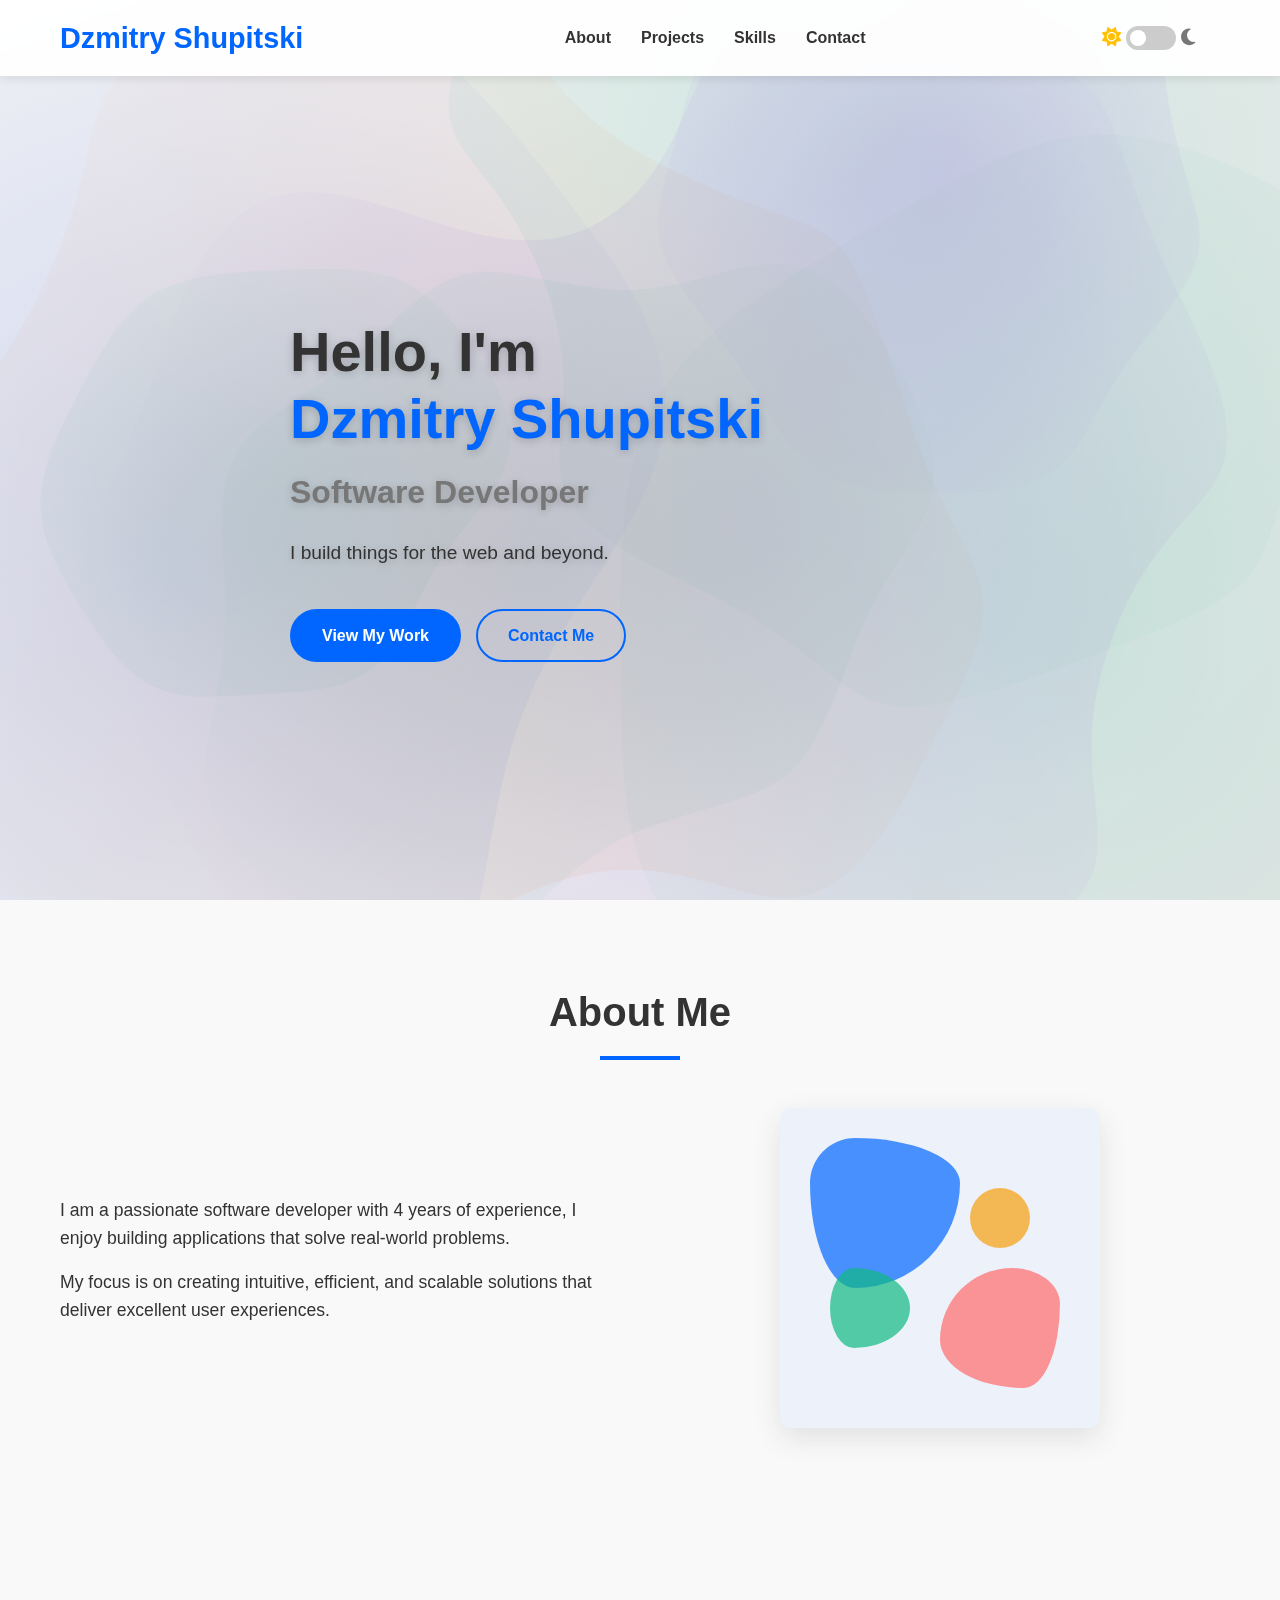
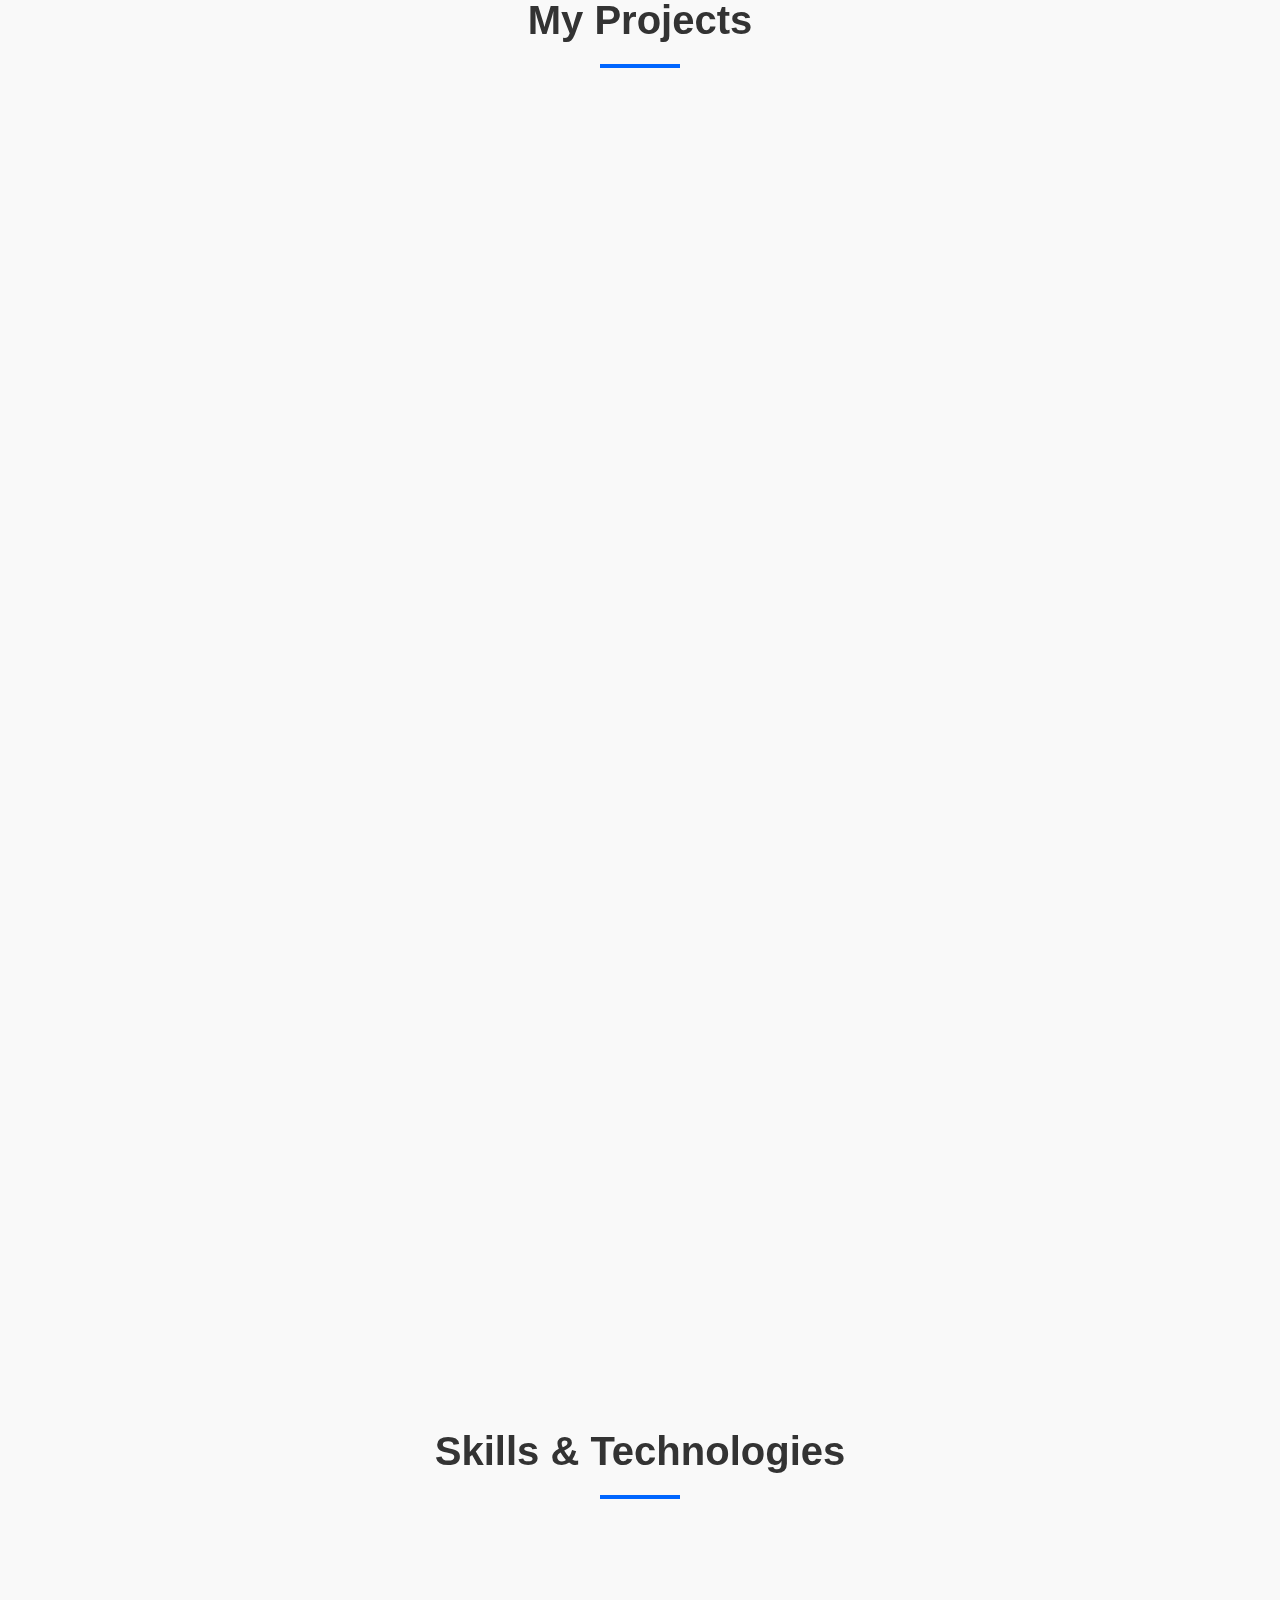
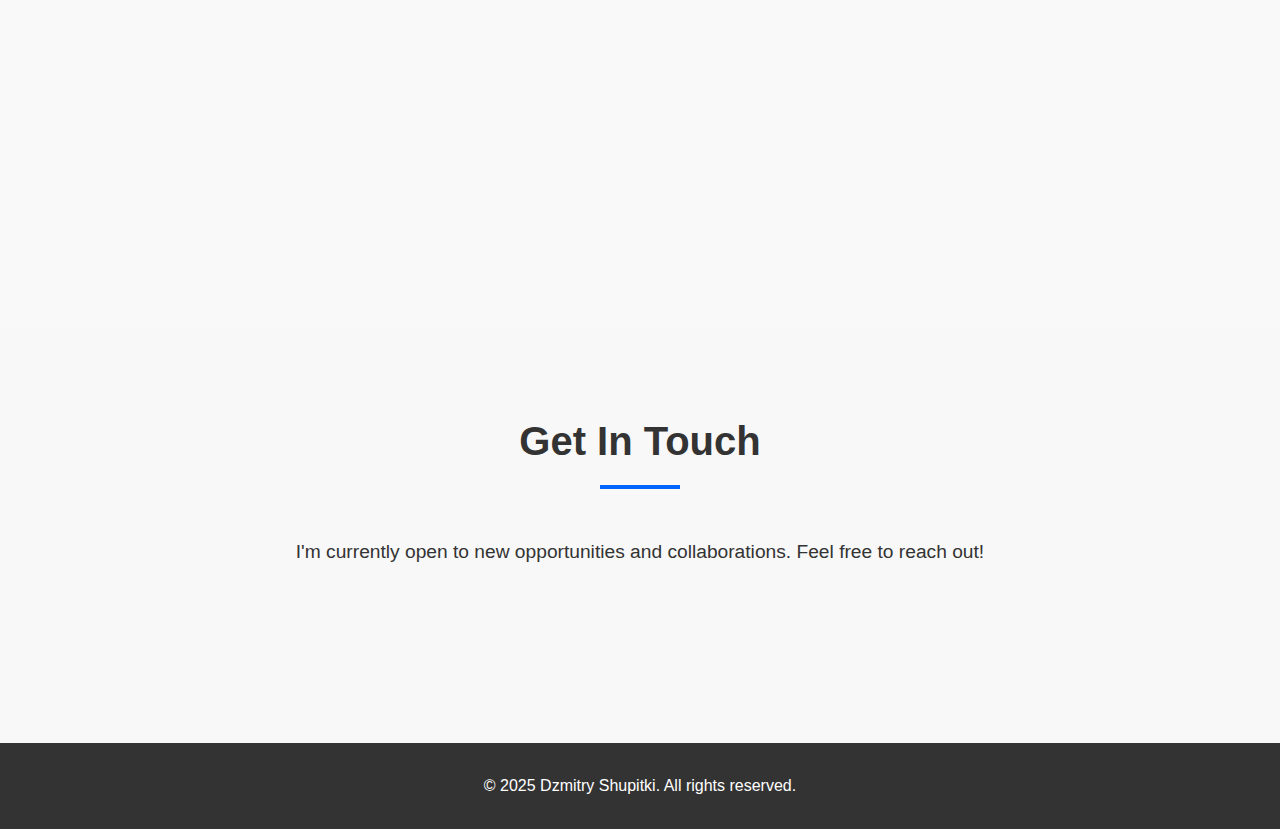
<file: index.html>
<!DOCTYPE html>
<html lang="en">
<head>
    <meta charset="UTF-8">
    <meta name="viewport" content="width=device-width, initial-scale=1.0">
    <title>Your Name - Portfolio</title>
    <link rel="stylesheet" href="css/style.css">
    <link rel="stylesheet" href="https://cdnjs.cloudflare.com/ajax/libs/font-awesome/6.4.0/css/all.min.css">
</head>
<body>
    <header>
        <div class="container">
            <nav>
                <div class="logo">Dzmitry Shupitski</div>
                <ul class="nav-links">
                    <li><a href="#about">About</a></li>
                    <li><a href="#projects">Projects</a></li>
                    <li><a href="#skills">Skills</a></li>
                    <li><a href="#contact">Contact</a></li>
                </ul>
                <div class="theme-switch-wrapper">
                    <span class="theme-icon"><i class="fas fa-sun"></i></span>
                    <label class="theme-switch" for="checkbox">
                        <input type="checkbox" id="checkbox" />
                        <div class="slider round"></div>
                    </label>
                    <span class="theme-icon"><i class="fas fa-moon"></i></span>
                </div>
                <div class="hamburger">
                    <span></span>
                    <span></span>
                    <span></span>
                </div>
            </nav>
        </div>
    </header>

    <section id="hero">
        <div class="container">
            <div class="hero-content">
                <h1>Hello, I'm <span class="highlight">Dzmitry Shupitski</span></h1>
                <h2>Software Developer</h2>
                <p>I build things for the web and beyond.</p>
                <div class="cta-buttons">
                    <a href="#projects" class="btn primary-btn">View My Work</a>
                    <a href="#contact" class="btn secondary-btn">Contact Me</a>
                </div>
            </div>
        </div>
    </section>

    <section id="about">
        <div class="container">
            <h2 class="section-title">About Me</h2>
            <div class="about-content">
                <div class="about-text">
                    <p>
                        I am a passionate software developer with 4 years of experience, I enjoy building applications that solve real-world problems.
                    </p>
                    <p>
                        My focus is on creating intuitive, efficient, and scalable solutions that deliver excellent user experiences.
                    </p>
                </div>
                <div class="about-image">
                    <!-- Geometric design instead of a photo -->
                    <div class="geometric-avatar">
                        <div class="geo-shape shape1"></div>
                        <div class="geo-shape shape2"></div>
                        <div class="geo-shape shape3"></div>
                        <div class="geo-shape shape4"></div>
                    </div>
                </div>
            </div>
        </div>
    </section>

    <section id="projects">
        <div class="container">
            <h2 class="section-title">My Projects</h2>
            <div class="projects-container">
                <!-- Project 1: Invoice and Contract Management System -->
                <div class="project-card">
                    <div class="project-image">
                        <div class="placeholder-image"><i class="fas fa-file-invoice-dollar"></i></div>
                    </div>
                    <div class="project-info">
                        <h3>Invoice & Contract Management System</h3>
                        <p>A comprehensive system for managing invoices, contracts, clients, and payments with real-time analytics, themed UI, and responsive design.</p>
                        <div class="project-tags">
                            <span>HTML5</span>
                            <span>CSS3</span>
                            <span>JavaScript</span>
                            <span>Chart.js</span>
                        </div>
                        <div class="project-links">
                            <a href="https://github.com/UsefulViper/Invoice-Contract-Management-System" target="_blank"><i class="fab fa-github"></i> Code</a>
                            <a href="projects/invoice-system/index.html" target="_blank"><i class="fas fa-external-link-alt"></i> Live</a>
                        </div>
                    </div>
                </div>

                <!-- Project 2: Task Manager -->
                <div class="project-card">
                    <div class="project-image">
                        <div class="placeholder-image"><i class="fas fa-tasks"></i></div>
                    </div>
                    <div class="project-info">
                        <h3>Task Manager</h3>
                        <p>A drag-and-drop task management application with categories, priority levels, and persistence.</p>
                        <div class="project-tags">
                            <span>HTML5</span>
                            <span>CSS3</span>
                            <span>JavaScript</span>
                            <span>LocalStorage</span>
                        </div>
                        <div class="project-links">
                            <a href="https://github.com/UsefulViper/Task-Manager" target="_blank"><i class="fab fa-github"></i> Code</a>
                            <a href="projects/task-manager/index.html" target="_blank"><i class="fas fa-external-link-alt"></i> Live</a>
                        </div>
                    </div>
                </div>

                <!-- Project 3: Data Visualization Dashboard -->
                <div class="project-card">
                    <div class="project-image">
                        <div class="placeholder-image"><i class="fas fa-chart-line"></i></div>
                    </div>
                    <div class="project-info">
                        <h3>Interactive Data Dashboard</h3>
                        <p>An elegant dashboard that transforms complex datasets into intuitive visualizations with real-time filtering, theme switching, and responsive design.</p>
                        <div class="project-tags">
                            <span>HTML5</span>
                            <span>CSS3</span>
                            <span>JavaScript</span>
                            <span>D3.js</span>
                        </div>
                        <div class="project-links">
                            <a href="https://github.com/UsefulViper/Interactive-Data-Dashboard" target="_blank"><i class="fab fa-github"></i> Code</a>
                            <a href="projects/data-visualization/index.html" target="_blank"><i class="fas fa-external-link-alt"></i> Live</a>
                        </div>
                    </div>
                </div>
                
                <!-- Project 4: AI Image Gallery -->
                <div class="project-card">
                    <div class="project-image">
                        <div class="placeholder-image"><i class="fas fa-images"></i></div>
                    </div>
                    <div class="project-info">
                        <h3>AI-Powered Image Gallery</h3>
                        <p>A modern gallery that uses machine learning to intelligently categorize and filter images by content, color, or detected objects directly in the browser.</p>
                        <div class="project-tags">
                            <span>HTML5</span>
                            <span>CSS3</span>
                            <span>JavaScript</span>
                            <span>TensorFlow.js</span>
                        </div>
                        <div class="project-links">
                            <a href="https://github.com/UsefulViper/AI-Powered-Image-Gallery" target="_blank"><i class="fab fa-github"></i> Code</a>
                            <a href="projects/ai-gallery/index.html" target="_blank"><i class="fas fa-external-link-alt"></i> Live</a>
                        </div>
                    </div>
                </div>
                
                <!-- Project 5: Interactive Resume Builder -->
                <div class="project-card">
                    <div class="project-image">
                        <div class="placeholder-image"><i class="fas fa-file-alt"></i></div>
                    </div>
                    <div class="project-info">
                        <h3>Interactive Resume Builder</h3>
                        <p>A drag-and-drop resume creator with multiple templates, PDF export functionality, and ATS optimization features.</p>
                        <div class="project-tags">
                            <span>HTML5</span>
                            <span>CSS3</span>
                            <span>JavaScript</span>
                            <span>PDF.js</span>
                        </div>
                        <div class="project-links">
                            <a href="https://github.com/UsefulViper/Interactive-Resume-Builder" target="_blank"><i class="fab fa-github"></i> Code</a>
                            <a href="projects/resume-builder/index.html" target="_blank"><i class="fas fa-external-link-alt"></i> Live</a>
                        </div>
                    </div>
                </div>
                
                <!-- Project 6: E-commerce Product Showcase -->
                <div class="project-card">
                    <div class="project-image">
                        <div class="placeholder-image"><i class="fas fa-comments"></i></div>
                    </div>
                    <div class="project-info">
                        <h3>Real-time Chat Application</h3>
                        <p>A responsive chat application with real-time messaging, user presence indicators, and multiple channels.</p>
                        <div class="project-tags">
                            <span>HTML5</span>
                            <span>CSS3</span>
                            <span>JavaScript</span>
                            <span>WebSockets</span>
                        </div>
                        <div class="project-links">
                            <a href="https://github.com/UsefulViper/Real-time-Chat-Application" target="_blank"><i class="fab fa-github"></i> Code</a>
                            <a href="projects/chat-app/index.html" target="_blank"><i class="fas fa-external-link-alt"></i> Live</a>
                        </div>
                    </div>
                </div>
            </div>
        </div>
    </section>

    <section id="skills">
        <div class="container">
            <h2 class="section-title">Skills & Technologies</h2>
            <div class="skills-container">
                <div class="skill-category">
                    <h3>Languages</h3>
                    <ul class="skill-list">
                        <li>JavaScript</li>
                        <li>HTML5</li>
                        <li>CSS3</li>
                        <li>Python</li>
                        <!-- Add more skills as needed -->
                    </ul>
                </div>
                <div class="skill-category">
                    <h3>Frameworks & Libraries</h3>
                    <ul class="skill-list">
                        <li>React</li>
                        <li>Node.js</li>
                        <li>Express</li>
                        <li>Django</li>
                        <!-- Add more skills as needed -->
                    </ul>
                </div>
                <div class="skill-category">
                    <h3>Tools & Platforms</h3>
                    <ul class="skill-list">
                        <li>Git</li>
                        <li>GitHub</li>
                        <li>VS Code</li>
                        <li>AWS</li>
                        <!-- Add more skills as needed -->
                    </ul>
                </div>
            </div>
        </div>
    </section>

    <section id="contact">
        <div class="container">
            <h2 class="section-title">Get In Touch</h2>
            <div class="contact-content">
                <p>I'm currently open to new opportunities and collaborations. Feel free to reach out!</p>
                <div class="contact-links">
                    <a href="mailto:dmshupitski@gmail.com" class="contact-item">
                        <i class="fas fa-envelope"></i>
                        Email Me
                    </a>
                    
                    <a href="https://github.com/usefulviper" target="_blank" class="contact-item">
                        <i class="fab fa-github"></i>
                        GitHub
                    </a>
                    <a href="https://linkedin.com/in/usefulviper" target="_blank" class="contact-item">
                        <i class="fab fa-linkedin"></i>
                        LinkedIn
                    </a>
                    <a href="https://twitter.com/usefulviper" target="_blank" class="contact-item">
                        <i class="fab fa-twitter"></i>
                        Twitter
                    </a>
                </div>
            </div>
        </div>
    </section>

    <footer>
        <div class="container">
            <p>&copy; 2025 Dzmitry Shupitki. All rights reserved.</p>
        </div>
    </footer>

    <script src="js/script.js"></script>
    <script src="js/background.js"></script>
</body>
</html>
</file>
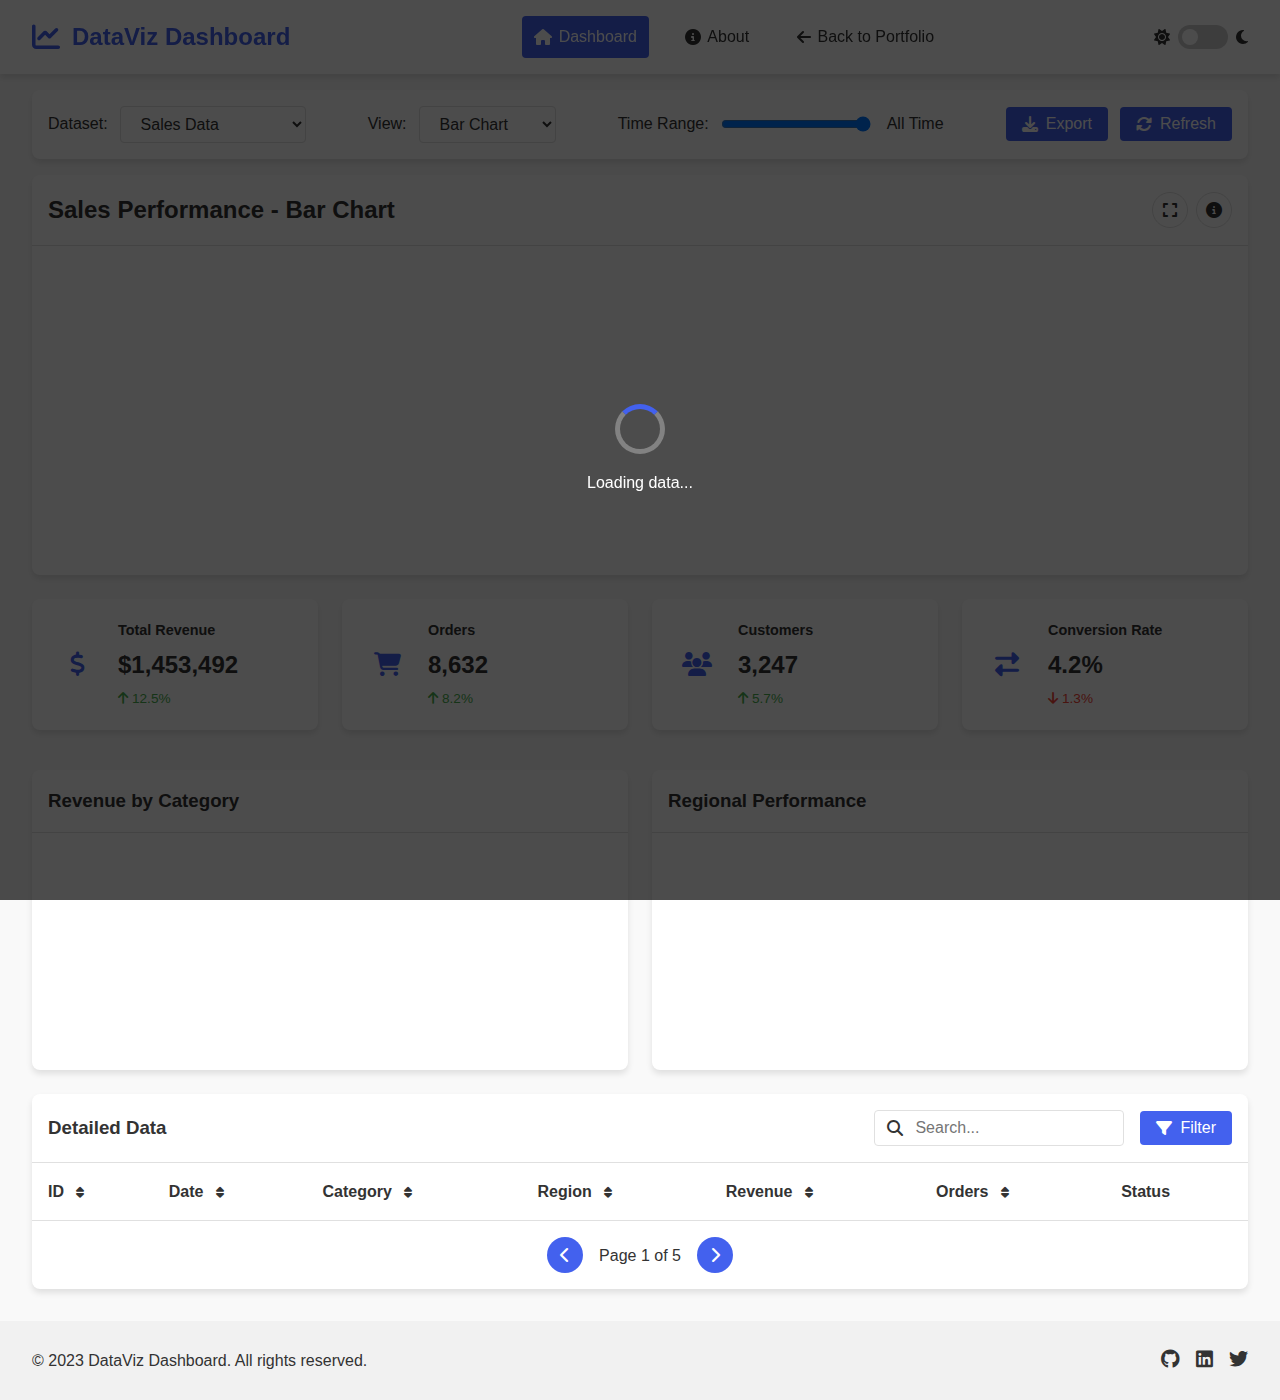
<file: projects/data-visualization/index.html>
<!DOCTYPE html>
<html lang="en">
<head>
    <meta charset="UTF-8">
    <meta name="viewport" content="width=device-width, initial-scale=1.0">
    <title>Interactive Data Dashboard</title>
    <link rel="stylesheet" href="css/styles.css">
    <link rel="stylesheet" href="https://cdnjs.cloudflare.com/ajax/libs/font-awesome/6.4.0/css/all.min.css">
    <script src="https://d3js.org/d3.v7.min.js"></script>
</head>
<body>
    <div class="dashboard">
        <header>
            <div class="logo">
                <i class="fas fa-chart-line"></i>
                <h1>DataViz Dashboard</h1>
            </div>
            <nav>
                <ul>
                    <li class="active"><a href="#"><i class="fas fa-home"></i> Dashboard</a></li>
                    <li><a href="#"><i class="fas fa-info-circle"></i> About</a></li>
                    <li><a href="../../index.html"><i class="fas fa-arrow-left"></i> Back to Portfolio</a></li>
                </ul>
            </nav>
            <div class="theme-toggle">
                <i class="fas fa-sun"></i>
                <label class="switch">
                    <input type="checkbox" id="theme-switch">
                    <span class="slider round"></span>
                </label>
                <i class="fas fa-moon"></i>
            </div>
        </header>

        <div class="controls">
            <div class="control-group">
                <label for="dataset-select">Dataset:</label>
                <select id="dataset-select">
                    <option value="sales">Sales Data</option>
                    <option value="population">Population Growth</option>
                    <option value="climate">Climate Change</option>
                </select>
            </div>
            <div class="control-group">
                <label for="view-select">View:</label>
                <select id="view-select">
                    <option value="bar">Bar Chart</option>
                    <option value="line">Line Chart</option>
                    <option value="pie">Pie Chart</option>
                    <option value="scatter">Scatter Plot</option>
                </select>
            </div>
            <div class="control-group">
                <label for="time-range">Time Range:</label>
                <div class="range-slider">
                    <input type="range" id="time-range" min="0" max="100" value="100">
                    <span id="time-value">All Time</span>
                </div>
            </div>
            <div class="control-group">
                <button id="download-btn"><i class="fas fa-download"></i> Export</button>
                <button id="refresh-btn"><i class="fas fa-sync-alt"></i> Refresh</button>
            </div>
        </div>

        <main class="dashboard-content">
            <div class="chart-container primary">
                <div class="chart-header">
                    <h2 id="primary-chart-title">Primary Visualization</h2>
                    <div class="chart-actions">
                        <button class="btn-icon" id="fullscreen-btn"><i class="fas fa-expand"></i></button>
                        <button class="btn-icon" id="info-btn"><i class="fas fa-info-circle"></i></button>
                    </div>
                </div>
                <div id="primary-chart" class="chart"></div>
            </div>

            <div class="metrics-container">
                <div class="metric-card">
                    <div class="metric-icon"><i class="fas fa-dollar-sign"></i></div>
                    <div class="metric-info">
                        <h3>Total Revenue</h3>
                        <div class="metric-value">$<span id="total-revenue">1,453,492</span></div>
                        <div class="metric-change positive"><i class="fas fa-arrow-up"></i> 12.5%</div>
                    </div>
                </div>
                <div class="metric-card">
                    <div class="metric-icon"><i class="fas fa-shopping-cart"></i></div>
                    <div class="metric-info">
                        <h3>Orders</h3>
                        <div class="metric-value"><span id="total-orders">8,632</span></div>
                        <div class="metric-change positive"><i class="fas fa-arrow-up"></i> 8.2%</div>
                    </div>
                </div>
                <div class="metric-card">
                    <div class="metric-icon"><i class="fas fa-users"></i></div>
                    <div class="metric-info">
                        <h3>Customers</h3>
                        <div class="metric-value"><span id="total-customers">3,247</span></div>
                        <div class="metric-change positive"><i class="fas fa-arrow-up"></i> 5.7%</div>
                    </div>
                </div>
                <div class="metric-card">
                    <div class="metric-icon"><i class="fas fa-exchange-alt"></i></div>
                    <div class="metric-info">
                        <h3>Conversion Rate</h3>
                        <div class="metric-value"><span id="conversion-rate">4.2</span>%</div>
                        <div class="metric-change negative"><i class="fas fa-arrow-down"></i> 1.3%</div>
                    </div>
                </div>
            </div>

            <div class="charts-row">
                <div class="chart-container secondary">
                    <div class="chart-header">
                        <h3>Revenue by Category</h3>
                    </div>
                    <div id="category-chart" class="chart"></div>
                </div>
                <div class="chart-container secondary">
                    <div class="chart-header">
                        <h3>Regional Performance</h3>
                    </div>
                    <div id="regional-chart" class="chart"></div>
                </div>
            </div>

            <div class="data-table-container">
                <div class="table-header">
                    <h3>Detailed Data</h3>
                    <div class="table-controls">
                        <div class="search-container">
                            <input type="text" id="search-input" placeholder="Search...">
                            <i class="fas fa-search"></i>
                        </div>
                        <button id="filter-btn"><i class="fas fa-filter"></i> Filter</button>
                    </div>
                </div>
                <div class="table-responsive">
                    <table id="data-table">
                        <thead>
                            <tr>
                                <th>ID <i class="fas fa-sort"></i></th>
                                <th>Date <i class="fas fa-sort"></i></th>
                                <th>Category <i class="fas fa-sort"></i></th>
                                <th>Region <i class="fas fa-sort"></i></th>
                                <th>Revenue <i class="fas fa-sort"></i></th>
                                <th>Orders <i class="fas fa-sort"></i></th>
                                <th>Status</th>
                            </tr>
                        </thead>
                        <tbody id="table-body">
                            <!-- Table rows will be populated by JavaScript -->
                        </tbody>
                    </table>
                </div>
                <div class="pagination">
                    <button id="prev-page"><i class="fas fa-chevron-left"></i></button>
                    <span id="page-info">Page 1 of 5</span>
                    <button id="next-page"><i class="fas fa-chevron-right"></i></button>
                </div>
            </div>
        </main>

        <footer>
            <div class="footer-content">
                <p>&copy; 2023 DataViz Dashboard. All rights reserved.</p>
                <div class="social-links">
                    <a href="#"><i class="fab fa-github"></i></a>
                    <a href="#"><i class="fab fa-linkedin"></i></a>
                    <a href="#"><i class="fab fa-twitter"></i></a>
                </div>
            </div>
        </footer>
    </div>

    <div class="loading-overlay" id="loading-overlay">
        <div class="spinner"></div>
        <p>Loading data...</p>
    </div>

    <script src="js/app.js"></script>
</body>
</html>
</file>
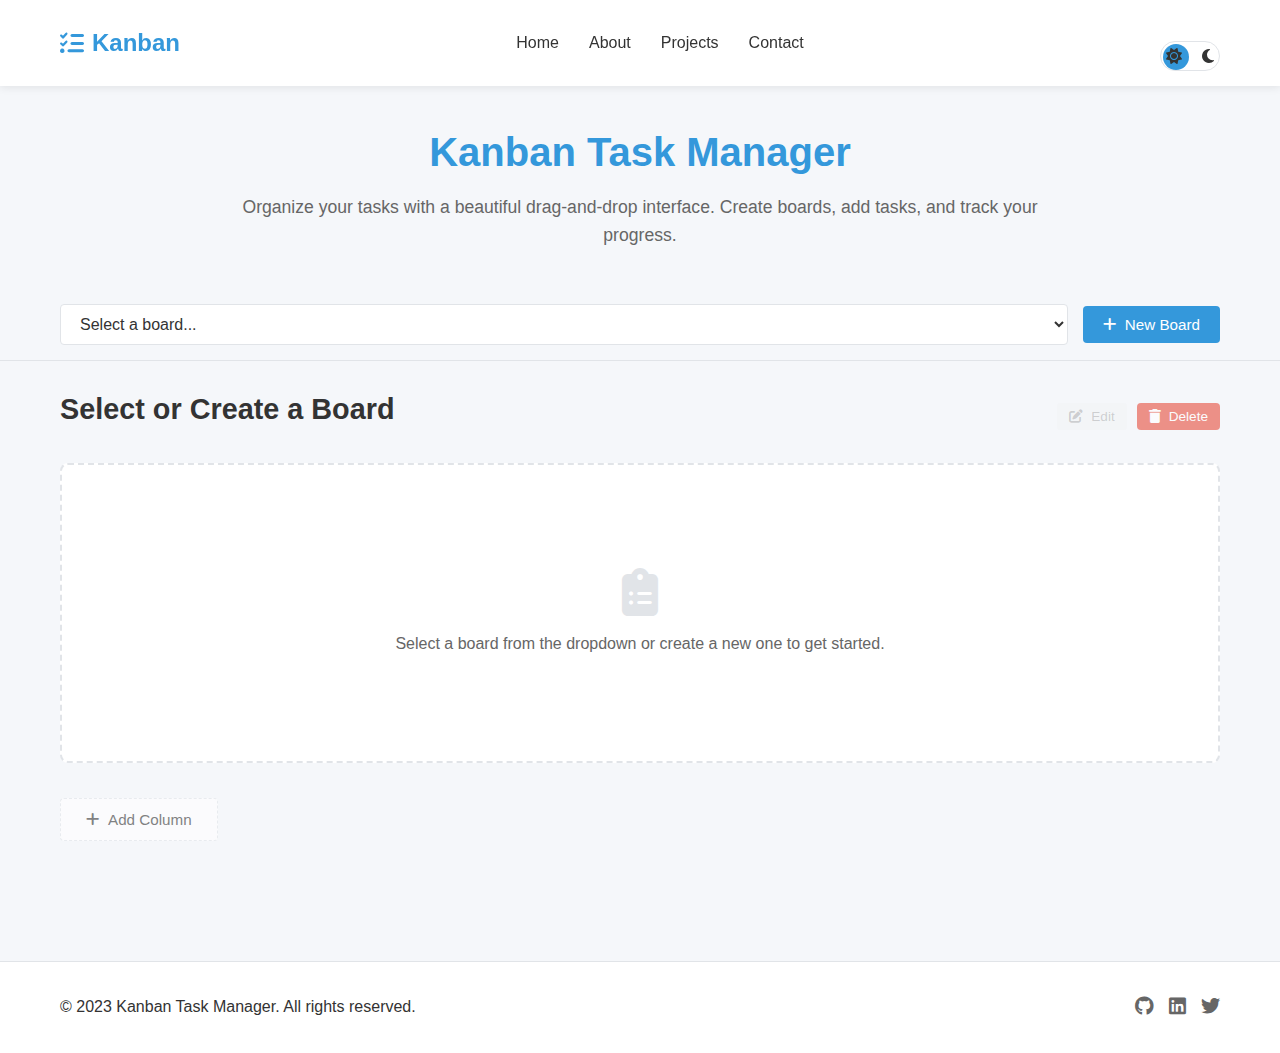
<file: projects/task-manager/index.html>
<!DOCTYPE html>
<html lang="en">
<head>
    <meta charset="UTF-8">
    <meta name="viewport" content="width=device-width, initial-scale=1.0">
    <title>Kanban Task Manager</title>
    <meta name="description" content="A beautiful and intuitive task management system with drag-and-drop interface">
    <link rel="stylesheet" href="css/style.css">
    <link rel="stylesheet" href="https://cdnjs.cloudflare.com/ajax/libs/font-awesome/6.2.1/css/all.min.css">
</head>
<body>
    <header>
        <div class="container">
            <div class="logo">
                <a href="#"><i class="fas fa-tasks"></i> Kanban</a>
            </div>
            <nav>
                <button class="mobile-menu-btn">
                    <span></span>
                    <span></span>
                    <span></span>
                </button>
                <ul class="nav-links">
                    <li><a href="../../index.html">Home</a></li>
                    <li><a href="../../index.html#about">About</a></li>
                    <li><a href="../../index.html#projects">Projects</a></li>
                    <li><a href="../../index.html#contact">Contact</a></li>
                </ul>
            </nav>
            <div class="theme-toggle">
                <input type="checkbox" id="theme-switch">
                <label for="theme-switch">
                    <i class="fas fa-sun"></i>
                    <i class="fas fa-moon"></i>
                    <span class="ball"></span>
                </label>
            </div>
        </div>
    </header>

    <main>
        <section class="intro">
            <div class="container">
                <h1>Kanban Task Manager</h1>
                <p>Organize your tasks with a beautiful drag-and-drop interface. Create boards, add tasks, and track your progress.</p>
            </div>
        </section>
        
        <section class="board-selector">
            <div class="container">
                <select id="board-select">
                    <option value="">Select a board...</option>
                </select>
                <button id="new-board-btn" class="btn primary-btn"><i class="fas fa-plus"></i> New Board</button>
            </div>
        </section>

        <section class="board" id="board-container">
            <div class="container">
                <div class="board-header">
                    <h2 id="board-title">Select or Create a Board</h2>
                    <div class="board-actions">
                        <button id="edit-board-btn" class="btn small-btn" disabled><i class="fas fa-edit"></i> Edit</button>
                        <button id="delete-board-btn" class="btn small-btn danger-btn" disabled><i class="fas fa-trash"></i> Delete</button>
                    </div>
                </div>
                
                <div id="columns-container" class="columns-container">
                    <!-- Columns will be dynamically generated here -->
                    <div class="placeholder-message">
                        <i class="fas fa-clipboard-list"></i>
                        <p>Select a board from the dropdown or create a new one to get started.</p>
                    </div>
                </div>
                
                <button id="add-column-btn" class="btn add-column-btn" disabled><i class="fas fa-plus"></i> Add Column</button>
            </div>
        </section>
    </main>
    
    <!-- Modal Templates -->
    <div class="modal" id="board-modal">
        <div class="modal-content">
            <div class="modal-header">
                <h3 id="board-modal-title">New Board</h3>
                <button class="close-modal-btn"><i class="fas fa-times"></i></button>
            </div>
            <div class="modal-body">
                <form id="board-form">
                    <div class="form-group">
                        <label for="board-name">Board Name</label>
                        <input type="text" id="board-name" placeholder="e.g., Development Project" required>
                    </div>
                    <div class="form-group">
                        <label for="board-description">Description (optional)</label>
                        <textarea id="board-description" placeholder="Describe the purpose of this board"></textarea>
                    </div>
                    <div class="form-actions">
                        <button type="button" class="btn secondary-btn cancel-btn">Cancel</button>
                        <button type="submit" class="btn primary-btn">Save Board</button>
                    </div>
                </form>
            </div>
        </div>
    </div>
    
    <div class="modal" id="column-modal">
        <div class="modal-content">
            <div class="modal-header">
                <h3 id="column-modal-title">New Column</h3>
                <button class="close-modal-btn"><i class="fas fa-times"></i></button>
            </div>
            <div class="modal-body">
                <form id="column-form">
                    <div class="form-group">
                        <label for="column-name">Column Name</label>
                        <input type="text" id="column-name" placeholder="e.g., To Do, In Progress, Done" required>
                    </div>
                    <div class="form-group">
                        <label for="column-color">Column Color</label>
                        <input type="color" id="column-color" value="#3498db">
                    </div>
                    <div class="form-actions">
                        <button type="button" class="btn secondary-btn cancel-btn">Cancel</button>
                        <button type="submit" class="btn primary-btn">Save Column</button>
                    </div>
                </form>
            </div>
        </div>
    </div>
    
    <div class="modal" id="task-modal">
        <div class="modal-content">
            <div class="modal-header">
                <h3 id="task-modal-title">New Task</h3>
                <button class="close-modal-btn"><i class="fas fa-times"></i></button>
            </div>
            <div class="modal-body">
                <form id="task-form">
                    <div class="form-group">
                        <label for="task-title">Task Title</label>
                        <input type="text" id="task-title" placeholder="e.g., Design Homepage" required>
                    </div>
                    <div class="form-group">
                        <label for="task-description">Description</label>
                        <textarea id="task-description" placeholder="Describe this task..."></textarea>
                    </div>
                    <div class="form-group">
                        <label for="task-priority">Priority</label>
                        <select id="task-priority">
                            <option value="low">Low</option>
                            <option value="medium" selected>Medium</option>
                            <option value="high">High</option>
                        </select>
                    </div>
                    <div class="form-group">
                        <label for="task-due-date">Due Date (optional)</label>
                        <input type="date" id="task-due-date">
                    </div>
                    <div class="form-actions">
                        <button type="button" class="btn secondary-btn cancel-btn">Cancel</button>
                        <button type="submit" class="btn primary-btn">Save Task</button>
                    </div>
                </form>
            </div>
        </div>
    </div>
    
    <div class="modal" id="task-view-modal">
        <div class="modal-content">
            <div class="modal-header">
                <h3 id="task-view-title">Task Title</h3>
                <button class="close-modal-btn"><i class="fas fa-times"></i></button>
            </div>
            <div class="modal-body">
                <div class="task-details">
                    <div class="task-detail-item">
                        <span class="detail-label">Status:</span>
                        <span id="task-view-status" class="task-status">To Do</span>
                    </div>
                    <div class="task-detail-item">
                        <span class="detail-label">Priority:</span>
                        <span id="task-view-priority" class="task-priority">Medium</span>
                    </div>
                    <div class="task-detail-item">
                        <span class="detail-label">Due Date:</span>
                        <span id="task-view-due-date">None</span>
                    </div>
                    <div class="task-detail-item">
                        <span class="detail-label">Created:</span>
                        <span id="task-view-created">2023-03-15</span>
                    </div>
                    <div class="task-description-box">
                        <h4>Description</h4>
                        <p id="task-view-description">No description provided.</p>
                    </div>
                </div>
                <div class="task-view-actions">
                    <button id="edit-task-btn" class="btn secondary-btn"><i class="fas fa-edit"></i> Edit</button>
                    <button id="delete-task-btn" class="btn danger-btn"><i class="fas fa-trash"></i> Delete</button>
                </div>
            </div>
        </div>
    </div>
    
    <div id="confirm-dialog" class="modal">
        <div class="modal-content confirm-content">
            <div class="modal-header">
                <h3>Confirm Action</h3>
                <button class="close-modal-btn"><i class="fas fa-times"></i></button>
            </div>
            <div class="modal-body">
                <p id="confirm-message">Are you sure you want to proceed?</p>
                <div class="form-actions">
                    <button id="cancel-confirm-btn" class="btn secondary-btn">Cancel</button>
                    <button id="confirm-action-btn" class="btn danger-btn">Confirm</button>
                </div>
            </div>
        </div>
    </div>
    
    <footer>
        <div class="container">
            <p>&copy; 2023 Kanban Task Manager. All rights reserved.</p>
            <div class="social-links">
                <a href="#" aria-label="GitHub"><i class="fab fa-github"></i></a>
                <a href="#" aria-label="LinkedIn"><i class="fab fa-linkedin"></i></a>
                <a href="#" aria-label="Twitter"><i class="fab fa-twitter"></i></a>
            </div>
        </div>
    </footer>
    
    <script src="js/app.js"></script>
</body>
</html>
</file>
<file: css/style.css>
/* Base Styles */
:root {
    /* Light theme (default) */
    --primary-color: #0066ff;
    --secondary-color: #333;
    --accent-color: #ff6b6b;
    --background-color: #f9f9f9;
    --text-color: #333;
    --light-text: #777;
    --border-color: #ddd;
    --card-bg: #ffffff;
    --header-bg: rgba(255, 255, 255, 0.95);
    --hero-bg: linear-gradient(135deg, #f0f0f0 0%, #e0e0e0 100%);
    --placeholder-bg: #e0e0e0;
    --contact-bg: #f1f1f1;
    --footer-bg: #333;
    --footer-text: #fff;
    --shadow-color: rgba(0, 0, 0, 0.1);
    --shadow-color-hover: rgba(0, 0, 0, 0.15);
    --section-bg-opacity: 0.85;
}

[data-theme="dark"] {
    --primary-color: #4d8cff;
    --secondary-color: #f1f1f1;
    --accent-color: #ff8585;
    --background-color: #1a1a1a;
    --text-color: #f1f1f1;
    --light-text: #bebebe;
    --border-color: #444;
    --card-bg: #2a2a2a;
    --header-bg: rgba(26, 26, 26, 0.95);
    --hero-bg: transparent;
    --placeholder-bg: #444;
    --contact-bg: #2a2a2a;
    --footer-bg: #111;
    --footer-text: #f1f1f1;
    --shadow-color: rgba(0, 0, 0, 0.5);
    --shadow-color-hover: rgba(0, 0, 0, 0.7);
    --section-bg-opacity: 0.75;
}

* {
    margin: 0;
    padding: 0;
    box-sizing: border-box;
}

body {
    font-family: 'Segoe UI', Tahoma, Geneva, Verdana, sans-serif;
    line-height: 1.6;
    color: var(--text-color);
    background-color: var(--background-color);
    transition: background-color 0.3s ease, color 0.3s ease;
    position: relative;
}

a {
    text-decoration: none;
    color: var(--primary-color);
    transition: color 0.3s ease;
}

a:hover {
    color: var(--accent-color);
}

ul {
    list-style: none;
}

.container {
    max-width: 1200px;
    margin: 0 auto;
    padding: 0 20px;
    position: relative;
    z-index: 1;
}

.section-title {
    text-align: center;
    font-size: 2.5rem;
    margin-bottom: 3rem;
    position: relative;
    padding-bottom: 1rem;
}

.section-title::after {
    content: '';
    position: absolute;
    bottom: 0;
    left: 50%;
    transform: translateX(-50%);
    width: 80px;
    height: 4px;
    background-color: var(--primary-color);
}

section {
    padding: 80px 0;
    position: relative;
    z-index: 1;
}

/* Add semi-transparent backgrounds to sections for better readability */
section:not(#hero)::before {
    content: '';
    position: absolute;
    top: 0;
    left: 0;
    width: 100%;
    height: 100%;
    background-color: var(--background-color);
    opacity: var(--section-bg-opacity);
    z-index: -1;
    transition: background-color 0.3s ease, opacity 0.3s ease;
}

.btn {
    display: inline-block;
    padding: 12px 30px;
    border-radius: 30px;
    font-weight: 600;
    cursor: pointer;
    transition: all 0.3s ease;
    border: 2px solid transparent;
}

.primary-btn {
    background-color: var(--primary-color);
    color: white;
}

.primary-btn:hover {
    background-color: transparent;
    border-color: var(--primary-color);
    color: var(--primary-color);
}

.secondary-btn {
    background-color: transparent;
    border-color: var(--primary-color);
    color: var(--primary-color);
}

.secondary-btn:hover {
    background-color: var(--primary-color);
    color: white;
}

/* Theme Switch */
.theme-switch-wrapper {
    display: flex;
    align-items: center;
    margin-right: 20px;
}

.theme-icon {
    margin: 0 5px;
    font-size: 1.2rem;
    color: var(--text-color);
}

.theme-switch {
    display: inline-block;
    height: 24px;
    position: relative;
    width: 50px;
}

.theme-switch input {
    display: none;
}

.slider {
    background-color: #ccc;
    bottom: 0;
    cursor: pointer;
    left: 0;
    position: absolute;
    right: 0;
    top: 0;
    transition: 0.4s;
}

.slider:before {
    background-color: white;
    bottom: 4px;
    content: "";
    height: 16px;
    left: 4px;
    position: absolute;
    transition: 0.4s;
    width: 16px;
}

input:checked + .slider {
    background-color: var(--primary-color);
}

input:checked + .slider:before {
    transform: translateX(26px);
}

.slider.round {
    border-radius: 34px;
}

.slider.round:before {
    border-radius: 50%;
}

/* Header */
header {
    position: fixed;
    width: 100%;
    top: 0;
    left: 0;
    background-color: var(--header-bg);
    box-shadow: 0 2px 10px var(--shadow-color);
    z-index: 1000;
    padding: 15px 0;
    transition: background-color 0.3s ease, box-shadow 0.3s ease;
    backdrop-filter: blur(5px);
}

nav {
    display: flex;
    justify-content: space-between;
    align-items: center;
}

.logo {
    font-size: 1.8rem;
    font-weight: 700;
    color: var(--primary-color);
}

.nav-links {
    display: flex;
}

.nav-links li {
    margin-left: 30px;
}

.nav-links a {
    color: var(--text-color);
    font-weight: 600;
}

.nav-links a:hover {
    color: var(--primary-color);
}

.hamburger {
    display: none;
    flex-direction: column;
    cursor: pointer;
}

.hamburger span {
    width: 25px;
    height: 3px;
    background-color: var(--text-color);
    margin: 3px 0;
    transition: all 0.3s ease;
}

/* Hero Section */
#hero {
    padding: 180px 0 100px;
    min-height: 100vh;
    display: flex;
    align-items: center;
    position: relative;
    overflow: hidden;
}

#hero::before {
    content: '';
    position: absolute;
    top: 0;
    left: 0;
    width: 100%;
    height: 100%;
    background: var(--hero-bg);
    opacity: 0.7;
    z-index: -1;
    transition: background 0.3s ease, opacity 0.3s ease;
}

.hero-content {
    max-width: 700px;
    position: relative;
    z-index: 2;
}

.hero-content h1 {
    font-size: 3.5rem;
    margin-bottom: 15px;
    line-height: 1.2;
    text-shadow: 0 2px 10px rgba(0, 0, 0, 0.2);
}

.hero-content h2 {
    font-size: 2rem;
    color: var(--light-text);
    margin-bottom: 20px;
    text-shadow: 0 2px 10px rgba(0, 0, 0, 0.2);
}

.hero-content p {
    font-size: 1.2rem;
    margin-bottom: 40px;
    text-shadow: 0 2px 10px rgba(0, 0, 0, 0.2);
}

.highlight {
    color: var(--primary-color);
    white-space: nowrap;
}

.cta-buttons {
    display: flex;
    gap: 15px;
}

/* About Section */
.about-content {
    display: flex;
    align-items: center;
    justify-content: space-between;
    gap: 40px;
}

.about-text {
    flex: 1;
}

.about-text p {
    margin-bottom: 1rem;
    font-size: 1.1rem;
}

.about-image {
    flex: 1;
    display: flex;
    justify-content: center;
    align-items: center;
}

/* Geometric avatar design */
.geometric-avatar {
    width: 320px;
    height: 320px;
    position: relative;
    display: flex;
    justify-content: center;
    align-items: center;
    border-radius: 10px;
    background-color: rgba(0, 102, 255, 0.05);
    box-shadow: 0 10px 30px var(--shadow-color);
    transition: transform 0.3s ease, box-shadow 0.3s ease;
    padding: 20px;
    overflow: hidden;
}

.geometric-avatar:hover {
    transform: translateY(-5px);
    box-shadow: 0 15px 40px var(--shadow-color-hover);
}

.geo-shape {
    position: absolute;
    transition: all 0.5s ease;
}

.shape1 {
    width: 150px;
    height: 150px;
    background-color: rgba(0, 102, 255, 0.7);
    border-radius: 30% 70% 70% 30% / 30% 30% 70% 70%;
    top: 30px;
    left: 30px;
    animation: morphShape1 8s infinite alternate;
}

.shape2 {
    width: 120px;
    height: 120px;
    background-color: rgba(255, 107, 107, 0.7);
    border-radius: 60% 40% 30% 70% / 60% 30% 70% 40%;
    bottom: 40px;
    right: 40px;
    animation: morphShape2 10s infinite alternate;
}

.shape3 {
    width: 80px;
    height: 80px;
    background-color: rgba(16, 185, 129, 0.7);
    border-radius: 30% 70% 70% 30% / 50% 50% 50% 50%;
    bottom: 80px;
    left: 50px;
    animation: morphShape3 9s infinite alternate;
}

.shape4 {
    width: 60px;
    height: 60px;
    background-color: rgba(245, 158, 11, 0.7);
    border-radius: 50%;
    top: 80px;
    right: 70px;
    animation: morphShape4 11s infinite alternate;
}

@keyframes morphShape1 {
    0% {
        border-radius: 30% 70% 70% 30% / 30% 30% 70% 70%;
    }
    50% {
        border-radius: 60% 40% 30% 70% / 50% 60% 40% 50%;
    }
    100% {
        border-radius: 40% 60% 50% 50% / 30% 30% 70% 70%;
    }
}

@keyframes morphShape2 {
    0% {
        border-radius: 60% 40% 30% 70% / 60% 30% 70% 40%;
    }
    50% {
        border-radius: 30% 70% 70% 30% / 40% 40% 60% 60%;
    }
    100% {
        border-radius: 50% 50% 40% 60% / 60% 30% 70% 40%;
    }
}

@keyframes morphShape3 {
    0% {
        border-radius: 30% 70% 70% 30% / 50% 50% 50% 50%;
    }
    50% {
        border-radius: 50% 50% 30% 70% / 70% 30% 70% 30%;
    }
    100% {
        border-radius: 70% 30% 50% 50% / 40% 60% 40% 60%;
    }
}

@keyframes morphShape4 {
    0% {
        border-radius: 50%;
        transform: scale(1);
    }
    50% {
        border-radius: 40% 60% 60% 40% / 40% 60% 40% 60%;
        transform: scale(1.1);
    }
    100% {
        border-radius: 60% 40% 40% 60% / 60% 40% 60% 40%;
        transform: scale(1);
    }
}

.profile-image {
    width: 100%;
    max-width: 350px;
    height: auto;
    border-radius: 10px;
    object-fit: cover;
    box-shadow: 0 10px 30px var(--shadow-color);
    transition: transform 0.3s ease, box-shadow 0.3s ease;
    border: 3px solid var(--primary-color);
}

.profile-image:hover {
    transform: translateY(-5px);
    box-shadow: 0 15px 40px var(--shadow-color-hover);
}

.placeholder-image {
    width: 100%;
    height: 200px;
    background-color: var(--placeholder-bg);
    display: flex;
    align-items: center;
    justify-content: center;
    border-radius: 8px;
    color: var(--text-color);
    font-size: 1rem;
    font-weight: 500;
    transition: background-color 0.3s ease;
}

/* Projects Section */
.projects-container {
    display: grid;
    grid-template-columns: repeat(auto-fill, minmax(340px, 1fr));
    gap: 30px;
}

.project-card {
    background-color: var(--card-bg);
    border-radius: 10px;
    overflow: hidden;
    box-shadow: 0 10px 30px var(--shadow-color);
    transition: transform 0.3s ease, box-shadow 0.3s ease, background-color 0.3s ease;
    backdrop-filter: blur(5px);
}

.project-card.featured {
    position: relative;
    grid-column: 1 / -1;
    display: grid;
    grid-template-columns: 1fr 2fr;
    gap: 0;
    transform: scale(1.03);
    border: 2px solid var(--primary-color);
}

.project-card.featured::before {
    content: "Featured Project";
    position: absolute;
    top: 10px;
    right: 10px;
    background-color: var(--primary-color);
    color: white;
    padding: 5px 15px;
    border-radius: 20px;
    font-size: 0.9rem;
    font-weight: 600;
    z-index: 1;
}

.project-card.featured .project-image {
    height: 100%;
}

.project-card.featured .project-image .placeholder-image {
    height: 100%;
    display: flex;
    align-items: center;
    justify-content: center;
    font-size: 2rem;
    font-weight: 600;
    background-color: var(--primary-color);
    color: white;
}

.project-card.featured .project-info {
    padding: 35px;
}

.project-card.featured .project-info h3 {
    font-size: 1.8rem;
    margin-bottom: 15px;
}

.project-card:hover {
    transform: translateY(-10px);
    box-shadow: 0 15px 35px var(--shadow-color-hover);
}

.project-card.featured:hover {
    transform: translateY(-10px) scale(1.03);
}

.project-image .placeholder-image {
    height: 200px;
    border-radius: 0;
    display: flex;
    align-items: center;
    justify-content: center;
    background: linear-gradient(135deg, var(--primary-color-light), var(--primary-color));
    color: white;
    font-size: 3rem;
}

.project-image .placeholder-image i {
    opacity: 0.8;
    transition: transform 0.3s ease, opacity 0.3s ease;
}

.project-card:hover .placeholder-image i {
    transform: scale(1.2);
    opacity: 1;
}

.project-info {
    padding: 25px;
}

.project-info h3 {
    font-size: 1.5rem;
    margin-bottom: 10px;
}

.project-info p {
    color: var(--light-text);
    margin-bottom: 15px;
}

.project-tags {
    display: flex;
    flex-wrap: wrap;
    gap: 10px;
    margin-bottom: 20px;
}

.project-tags span {
    padding: 5px 12px;
    background-color: rgba(0, 102, 255, 0.1);
    color: var(--primary-color);
    border-radius: 20px;
    font-size: 0.9rem;
}

.project-links {
    display: flex;
    gap: 20px;
}

.project-links a {
    display: flex;
    align-items: center;
    gap: 5px;
}

/* Skills Section */
.skills-container {
    display: grid;
    grid-template-columns: repeat(auto-fit, minmax(250px, 1fr));
    gap: 40px;
}

.skill-category {
    background-color: var(--card-bg);
    padding: 25px;
    border-radius: 10px;
    box-shadow: 0 10px 30px var(--shadow-color);
    transition: transform 0.3s ease, box-shadow 0.3s ease, background-color 0.3s ease;
    backdrop-filter: blur(5px);
}

.skill-category:hover {
    transform: translateY(-5px);
    box-shadow: 0 15px 35px var(--shadow-color-hover);
}

.skill-category h3 {
    font-size: 1.3rem;
    margin-bottom: 20px;
    padding-bottom: 10px;
    border-bottom: 2px solid var(--primary-color);
}

.skill-list li {
    padding: 10px 0;
    border-bottom: 1px solid var(--border-color);
}

/* Contact Section */
#contact {
    background-color: var(--contact-bg);
    transition: background-color 0.3s ease;
}

.contact-content {
    max-width: 700px;
    margin: 0 auto;
    text-align: center;
}

.contact-content p {
    font-size: 1.2rem;
    margin-bottom: 40px;
}

.contact-links {
    display: flex;
    justify-content: center;
    flex-wrap: wrap;
    gap: 30px;
}

.contact-item {
    display: flex;
    align-items: center;
    gap: 10px;
    padding: 15px 25px;
    background-color: var(--card-bg);
    border-radius: 30px;
    box-shadow: 0 5px 15px var(--shadow-color);
    transition: transform 0.3s ease, box-shadow 0.3s ease, background-color 0.3s ease;
    backdrop-filter: blur(5px);
}

.contact-item:hover {
    transform: translateY(-5px);
    box-shadow: 0 10px 20px var(--shadow-color-hover);
}

.contact-item i {
    font-size: 1.2rem;
    color: var(--primary-color);
}

/* Footer */
footer {
    background-color: var(--footer-bg);
    color: var(--footer-text);
    padding: 30px 0;
    text-align: center;
    transition: background-color 0.3s ease, color 0.3s ease;
    position: relative;
    z-index: 1;
}

/* Space background adjustments */
.background-canvas {
    z-index: 0;
}

/* Responsive Design */
@media (max-width: 900px) {
    .about-content {
        flex-direction: column-reverse;
        gap: 30px;
    }
    
    .about-image, .about-text {
        width: 100%;
    }
    
    .geometric-avatar {
        width: 280px;
        height: 280px;
        margin: 0 auto;
    }
    
    .profile-image {
        max-width: 300px;
    }
    
    .nav-links {
        position: fixed;
        top: 70px;
        left: -100%;
        width: 100%;
        background-color: var(--card-bg);
        flex-direction: column;
        align-items: center;
        padding: 30px 0;
        box-shadow: 0 10px 30px var(--shadow-color);
        transition: all 0.4s ease, background-color 0.3s ease;
        backdrop-filter: blur(10px);
    }
    
    .nav-links.active {
        left: 0;
    }
    
    .nav-links li {
        margin: 15px 0;
    }
    
    .hamburger {
        display: flex;
    }
    
    .hero-content h1 {
        font-size: 2.8rem;
    }
    
    .hero-content h2 {
        font-size: 1.5rem;
    }
    
    .theme-switch-wrapper {
        margin-right: 40px;
    }
}

@media (max-width: 600px) {
    section {
        padding: 60px 0;
    }
    
    .cta-buttons {
        flex-direction: column;
        align-items: flex-start;
    }
    
    .contact-links {
        flex-direction: column;
        align-items: center;
    }
    
    .hero-content h1 {
        font-size: 2.3rem;
    }
    
    .theme-switch-wrapper {
        margin-right: 60px;
    }
    
    .geometric-avatar {
        width: 240px;
        height: 240px;
    }
    
    .shape1 {
        width: 120px;
        height: 120px;
    }
    
    .shape2 {
        width: 100px;
        height: 100px;
    }
    
    .shape3 {
        width: 70px;
        height: 70px;
    }
    
    .shape4 {
        width: 50px;
        height: 50px;
    }
    
    .profile-image {
        max-width: 250px;
    }
}

@media (max-width: 768px) {
    .project-card.featured {
        grid-template-columns: 1fr;
    }
    
    .project-card.featured .project-image .placeholder-image {
        height: 200px;
    }
}
</file>
<file: projects/data-visualization/css/styles.css>
:root {
    /* Light theme (default) */
    --primary-color: #4361ee;
    --secondary-color: #3a0ca3;
    --accent-color: #7209b7;
    --background-color: #f9f9f9;
    --panel-bg: #ffffff;
    --text-color: #333333;
    --border-color: #e0e0e0;
    --shadow: 0 4px 6px rgba(0, 0, 0, 0.1);
    --hover-shadow: 0 6px 10px rgba(0, 0, 0, 0.15);
    --chart-grid: #e0e0e0;
    --success-color: #4caf50;
    --warning-color: #ff9800;
    --danger-color: #f44336;
    --info-color: #2196f3;
    --body-font: 'Segoe UI', Roboto, Oxygen, Ubuntu, Cantarell, 'Open Sans', 'Helvetica Neue', sans-serif;
    --header-bg: rgba(255, 255, 255, 0.95);
    --footer-bg: #f1f1f1;
}

[data-theme="dark"] {
    --primary-color: #4cc9f0;
    --secondary-color: #4361ee;
    --accent-color: #7209b7;
    --background-color: #121212;
    --panel-bg: #1e1e1e;
    --text-color: #f1f1f1;
    --border-color: #333333;
    --shadow: 0 4px 6px rgba(0, 0, 0, 0.3);
    --hover-shadow: 0 6px 10px rgba(0, 0, 0, 0.5);
    --chart-grid: #333333;
    --success-color: #81c784;
    --warning-color: #ffb74d;
    --danger-color: #e57373;
    --info-color: #64b5f6;
    --header-bg: rgba(30, 30, 30, 0.95);
    --footer-bg: #1a1a1a;
}

* {
    margin: 0;
    padding: 0;
    box-sizing: border-box;
}

body {
    font-family: var(--body-font);
    background-color: var(--background-color);
    color: var(--text-color);
    line-height: 1.6;
    transition: background-color 0.3s ease, color 0.3s ease;
}

.dashboard {
    display: flex;
    flex-direction: column;
    min-height: 100vh;
}

/* Header Styles */
header {
    background-color: var(--header-bg);
    padding: 1rem 2rem;
    display: flex;
    justify-content: space-between;
    align-items: center;
    position: sticky;
    top: 0;
    z-index: 100;
    box-shadow: var(--shadow);
    backdrop-filter: blur(8px);
    -webkit-backdrop-filter: blur(8px);
}

.logo {
    display: flex;
    align-items: center;
    gap: 0.75rem;
    color: var(--primary-color);
}

.logo i {
    font-size: 1.75rem;
}

.logo h1 {
    font-size: 1.5rem;
    font-weight: 600;
}

nav ul {
    display: flex;
    list-style: none;
}

nav ul li {
    margin-left: 1.5rem;
}

nav ul li a {
    text-decoration: none;
    color: var(--text-color);
    font-weight: 500;
    padding: 0.5rem 0.75rem;
    border-radius: 4px;
    transition: all 0.3s ease;
    display: flex;
    align-items: center;
    gap: 0.4rem;
}

nav ul li a:hover {
    background-color: rgba(var(--primary-color-rgb), 0.1);
    color: var(--primary-color);
}

nav ul li.active a {
    background-color: var(--primary-color);
    color: white;
}

/* Theme Toggle */
.theme-toggle {
    display: flex;
    align-items: center;
    gap: 0.5rem;
}

.switch {
    position: relative;
    display: inline-block;
    width: 50px;
    height: 24px;
}

.switch input {
    opacity: 0;
    width: 0;
    height: 0;
}

.slider {
    position: absolute;
    cursor: pointer;
    top: 0;
    left: 0;
    right: 0;
    bottom: 0;
    background-color: #ccc;
    transition: .4s;
}

.slider:before {
    position: absolute;
    content: "";
    height: 16px;
    width: 16px;
    left: 4px;
    bottom: 4px;
    background-color: white;
    transition: .4s;
}

input:checked + .slider {
    background-color: var(--primary-color);
}

input:checked + .slider:before {
    transform: translateX(26px);
}

.slider.round {
    border-radius: 34px;
}

.slider.round:before {
    border-radius: 50%;
}

/* Controls */
.controls {
    background-color: var(--panel-bg);
    margin: 1rem 2rem;
    padding: 1rem;
    border-radius: 8px;
    box-shadow: var(--shadow);
    display: flex;
    justify-content: space-between;
    align-items: center;
    flex-wrap: wrap;
    gap: 1rem;
}

.control-group {
    display: flex;
    align-items: center;
    gap: 0.75rem;
}

label {
    font-weight: 500;
}

select, button {
    padding: 0.5rem 1rem;
    border-radius: 4px;
    border: 1px solid var(--border-color);
    background-color: var(--panel-bg);
    color: var(--text-color);
    font-family: var(--body-font);
    font-size: 1rem;
    cursor: pointer;
    transition: all 0.3s ease;
}

select:hover, button:hover {
    border-color: var(--primary-color);
}

button {
    display: flex;
    align-items: center;
    gap: 0.5rem;
    background-color: var(--primary-color);
    color: white;
    border: none;
}

button:hover {
    opacity: 0.9;
    transform: translateY(-2px);
}

.range-slider {
    display: flex;
    align-items: center;
    gap: 1rem;
}

input[type="range"] {
    width: 150px;
}

/* Dashboard Content */
.dashboard-content {
    display: flex;
    flex-direction: column;
    gap: 1.5rem;
    padding: 0 2rem 2rem;
    flex-grow: 1;
}

/* Chart Containers */
.chart-container {
    background-color: var(--panel-bg);
    border-radius: 8px;
    box-shadow: var(--shadow);
    overflow: hidden;
    transition: all 0.3s ease;
}

.chart-container:hover {
    box-shadow: var(--hover-shadow);
}

.chart-container.primary {
    height: 400px;
}

.chart-container.secondary {
    height: 300px;
    flex: 1;
}

.chart-header {
    padding: 1rem;
    display: flex;
    justify-content: space-between;
    align-items: center;
    border-bottom: 1px solid var(--border-color);
}

.chart {
    height: calc(100% - 60px);
    padding: 1rem;
}

.charts-row {
    display: flex;
    gap: 1.5rem;
}

/* Chart Actions */
.chart-actions {
    display: flex;
    gap: 0.5rem;
}

.btn-icon {
    width: 36px;
    height: 36px;
    border-radius: 50%;
    display: flex;
    align-items: center;
    justify-content: center;
    background-color: transparent;
    color: var(--text-color);
    border: 1px solid var(--border-color);
    cursor: pointer;
    transition: all 0.3s ease;
}

.btn-icon:hover {
    background-color: var(--primary-color);
    color: white;
    border-color: var(--primary-color);
}

/* Metrics */
.metrics-container {
    display: grid;
    grid-template-columns: repeat(4, 1fr);
    gap: 1.5rem;
    margin-bottom: 1rem;
}

.metric-card {
    background-color: var(--panel-bg);
    border-radius: 8px;
    box-shadow: var(--shadow);
    padding: 1.25rem;
    display: flex;
    align-items: center;
    gap: 1rem;
    transition: all 0.3s ease;
}

.metric-card:hover {
    transform: translateY(-3px);
    box-shadow: var(--hover-shadow);
}

.metric-icon {
    width: 50px;
    height: 50px;
    border-radius: 50%;
    background-color: rgba(var(--primary-color-rgb), 0.1);
    color: var(--primary-color);
    display: flex;
    align-items: center;
    justify-content: center;
    font-size: 1.5rem;
}

.metric-info {
    flex-grow: 1;
}

.metric-info h3 {
    font-size: 0.9rem;
    color: var(--light-text);
    margin-bottom: 0.25rem;
}

.metric-value {
    font-size: 1.5rem;
    font-weight: 700;
    margin-bottom: 0.25rem;
}

.metric-change {
    font-size: 0.85rem;
    display: flex;
    align-items: center;
    gap: 0.25rem;
}

.metric-change.positive {
    color: var(--success-color);
}

.metric-change.negative {
    color: var(--danger-color);
}

/* Table */
.data-table-container {
    background-color: var(--panel-bg);
    border-radius: 8px;
    box-shadow: var(--shadow);
    overflow: hidden;
}

.table-header {
    padding: 1rem;
    display: flex;
    justify-content: space-between;
    align-items: center;
    border-bottom: 1px solid var(--border-color);
}

.table-controls {
    display: flex;
    gap: 1rem;
    align-items: center;
}

.search-container {
    position: relative;
}

.search-container input {
    padding: 0.5rem 1rem 0.5rem 2.5rem;
    border-radius: 4px;
    border: 1px solid var(--border-color);
    background-color: var(--panel-bg);
    color: var(--text-color);
    font-family: var(--body-font);
    font-size: 1rem;
    width: 250px;
}

.search-container i {
    position: absolute;
    left: 0.8rem;
    top: 50%;
    transform: translateY(-50%);
    color: var(--light-text);
}

.table-responsive {
    overflow-x: auto;
}

table {
    width: 100%;
    border-collapse: collapse;
}

th, td {
    padding: 1rem;
    text-align: left;
    border-bottom: 1px solid var(--border-color);
}

th {
    background-color: rgba(var(--primary-color-rgb), 0.05);
    font-weight: 600;
    position: relative;
    cursor: pointer;
}

th i {
    margin-left: 0.5rem;
    font-size: 0.8rem;
}

tr:hover {
    background-color: rgba(var(--primary-color-rgb), 0.05);
}

.pagination {
    padding: 1rem;
    display: flex;
    justify-content: center;
    align-items: center;
    gap: 1rem;
}

.pagination button {
    width: 36px;
    height: 36px;
    border-radius: 50%;
    display: flex;
    align-items: center;
    justify-content: center;
    padding: 0;
}

/* Footer */
footer {
    background-color: var(--footer-bg);
    padding: 1.5rem 2rem;
    margin-top: auto;
}

.footer-content {
    display: flex;
    justify-content: space-between;
    align-items: center;
}

.social-links {
    display: flex;
    gap: 1rem;
}

.social-links a {
    color: var(--text-color);
    font-size: 1.2rem;
    transition: color 0.3s ease;
}

.social-links a:hover {
    color: var(--primary-color);
}

/* Loading Overlay */
.loading-overlay {
    position: fixed;
    top: 0;
    left: 0;
    width: 100%;
    height: 100%;
    background-color: rgba(0, 0, 0, 0.7);
    display: flex;
    flex-direction: column;
    justify-content: center;
    align-items: center;
    z-index: 1000;
    color: white;
}

.spinner {
    width: 50px;
    height: 50px;
    border: 5px solid rgba(255, 255, 255, 0.3);
    border-radius: 50%;
    border-top-color: var(--primary-color);
    animation: spin 1s ease-in-out infinite;
    margin-bottom: 1rem;
}

@keyframes spin {
    to {
        transform: rotate(360deg);
    }
}

/* Responsive */
@media (max-width: 1024px) {
    .metrics-container {
        grid-template-columns: repeat(2, 1fr);
    }
    
    .charts-row {
        flex-direction: column;
    }
}

@media (max-width: 768px) {
    header {
        padding: 1rem;
    }
    
    .controls {
        margin: 1rem;
        flex-direction: column;
        align-items: flex-start;
    }
    
    .control-group {
        width: 100%;
    }
    
    .dashboard-content {
        padding: 0 1rem 1rem;
    }
    
    .logo h1 {
        display: none;
    }
    
    nav ul li {
        margin-left: 0.75rem;
    }
}
</file>
<file: projects/task-manager/css/style.css>
/* Root Variables - Theme Colors */
:root {
    --primary-color: #3498db;
    --secondary-color: #2ecc71;
    --accent-color: #9b59b6;
    --text-color: #333333;
    --text-secondary: #666666;
    --background-color: #f5f7fa;
    --card-bg: #ffffff;
    --border-color: #e1e4e8;
    --shadow-color: rgba(0, 0, 0, 0.08);
    --danger-color: #e74c3c;
    --warning-color: #f39c12;
    --success-color: #27ae60;
    --header-bg: #ffffff;
    --footer-bg: #ffffff;
    --overlay-bg: rgba(0, 0, 0, 0.5);
    --priority-low-color: #2ecc71;
    --priority-medium-color: #f39c12;
    --priority-high-color: #e74c3c;
}

/* Dark Theme */
[data-theme="dark"] {
    --primary-color: #3498db;
    --secondary-color: #2ecc71;
    --accent-color: #9b59b6;
    --text-color: #f5f7fa;
    --text-secondary: #cbd5e0;
    --background-color: #1a202c;
    --card-bg: #2d3748;
    --border-color: #4a5568;
    --shadow-color: rgba(0, 0, 0, 0.3);
    --danger-color: #e74c3c;
    --warning-color: #f39c12;
    --success-color: #27ae60;
    --header-bg: #2d3748;
    --footer-bg: #2d3748;
    --overlay-bg: rgba(0, 0, 0, 0.7);
}

/* Base Styles */
* {
    margin: 0;
    padding: 0;
    box-sizing: border-box;
}

body {
    font-family: 'Segoe UI', Tahoma, Geneva, Verdana, sans-serif;
    line-height: 1.6;
    color: var(--text-color);
    background-color: var(--background-color);
    transition: background-color 0.3s ease;
}

.container {
    width: 100%;
    max-width: 1200px;
    margin: 0 auto;
    padding: 0 20px;
}

h1, h2, h3, h4, h5, h6 {
    font-weight: 600;
    line-height: 1.3;
    margin-bottom: 0.5em;
}

a {
    color: var(--primary-color);
    text-decoration: none;
    transition: color 0.3s ease;
}

a:hover {
    color: var(--accent-color);
}

/* Buttons */
.btn {
    display: inline-flex;
    align-items: center;
    justify-content: center;
    padding: 10px 20px;
    border: none;
    border-radius: 4px;
    font-size: 0.95rem;
    font-weight: 500;
    cursor: pointer;
    transition: all 0.3s ease;
    outline: none;
    text-align: center;
    gap: 8px;
}

.primary-btn {
    background-color: var(--primary-color);
    color: white;
}

.primary-btn:hover {
    background-color: #2980b9;
    color: white;
}

.secondary-btn {
    background-color: var(--card-bg);
    color: var(--text-color);
    border: 1px solid var(--border-color);
}

.secondary-btn:hover {
    background-color: var(--border-color);
}

.danger-btn {
    background-color: var(--danger-color);
    color: white;
}

.danger-btn:hover {
    background-color: #c0392b;
}

.small-btn {
    padding: 6px 12px;
    font-size: 0.85rem;
}

button:disabled {
    opacity: 0.6;
    cursor: not-allowed;
}

/* Header Styles */
header {
    background-color: var(--header-bg);
    box-shadow: 0 2px 8px var(--shadow-color);
    position: sticky;
    top: 0;
    z-index: 1000;
}

header .container {
    display: flex;
    justify-content: space-between;
    align-items: center;
    padding: 15px 20px;
}

.logo a {
    font-size: 1.5rem;
    font-weight: 700;
    color: var(--primary-color);
    display: flex;
    align-items: center;
    gap: 0.5rem;
}

nav {
    display: flex;
    align-items: center;
}

.nav-links {
    display: flex;
    list-style: none;
    gap: 30px;
}

.nav-links a {
    color: var(--text-color);
    font-weight: 500;
}

.nav-links a:hover {
    color: var(--primary-color);
}

.mobile-menu-btn {
    display: none;
    background: none;
    border: none;
    cursor: pointer;
    flex-direction: column;
    gap: 6px;
    padding: 8px;
}

.mobile-menu-btn span {
    display: block;
    width: 24px;
    height: 2px;
    background-color: var(--text-color);
    transition: all 0.3s ease;
}

/* Theme Toggle */
.theme-toggle {
    margin-left: 20px;
}

.theme-toggle input {
    opacity: 0;
    width: 0;
    height: 0;
}

.theme-toggle label {
    position: relative;
    display: flex;
    align-items: center;
    justify-content: space-between;
    width: 60px;
    height: 30px;
    background-color: var(--card-bg);
    border-radius: 30px;
    padding: 0 5px;
    cursor: pointer;
    border: 1px solid var(--border-color);
}

.theme-toggle .ball {
    position: absolute;
    top: 2px;
    left: 2px;
    width: 26px;
    height: 26px;
    background-color: var(--primary-color);
    border-radius: 50%;
    transition: transform 0.3s ease;
}

.theme-toggle input:checked + label .ball {
    transform: translateX(30px);
}

.theme-toggle i {
    color: var(--text-color);
    font-size: 16px;
    z-index: 1;
}

/* Intro Section */
.intro {
    text-align: center;
    padding: 40px 0;
}

.intro h1 {
    font-size: 2.5rem;
    margin-bottom: 15px;
    color: var(--primary-color);
}

.intro p {
    font-size: 1.1rem;
    max-width: 800px;
    margin: 0 auto;
    color: var(--text-secondary);
}

/* Board Selector */
.board-selector {
    padding: 15px 0;
    border-bottom: 1px solid var(--border-color);
}

.board-selector .container {
    display: flex;
    align-items: center;
    gap: 15px;
}

.board-selector select {
    flex: 1;
    padding: 10px 15px;
    border-radius: 4px;
    border: 1px solid var(--border-color);
    background-color: var(--card-bg);
    color: var(--text-color);
    font-size: 1rem;
    outline: none;
    transition: border-color 0.3s ease;
}

.board-selector select:focus {
    border-color: var(--primary-color);
}

/* Board Section */
.board {
    padding: 30px 0 60px;
    min-height: calc(100vh - 300px);
}

.board-header {
    display: flex;
    justify-content: space-between;
    align-items: center;
    margin-bottom: 20px;
}

.board-header h2 {
    font-size: 1.8rem;
    color: var(--text-color);
}

.board-actions {
    display: flex;
    gap: 10px;
}

.columns-container {
    display: flex;
    gap: 20px;
    overflow-x: auto;
    padding-bottom: 15px;
    min-height: 300px;
}

.placeholder-message {
    display: flex;
    flex-direction: column;
    align-items: center;
    justify-content: center;
    width: 100%;
    height: 300px;
    background-color: var(--card-bg);
    border-radius: 8px;
    border: 2px dashed var(--border-color);
    padding: 30px;
    text-align: center;
    color: var(--text-secondary);
}

.placeholder-message i {
    font-size: 3rem;
    margin-bottom: 15px;
    color: var(--border-color);
}

.add-column-btn {
    margin-top: 20px;
    background-color: var(--card-bg);
    color: var(--text-color);
    border: 1px dashed var(--border-color);
    padding: 12px 25px;
}

.add-column-btn:hover:not(:disabled) {
    background-color: var(--background-color);
    border-color: var(--primary-color);
    color: var(--primary-color);
}

/* Column Styles */
.column {
    min-width: 280px;
    max-width: 280px;
    background-color: var(--card-bg);
    border-radius: 8px;
    box-shadow: 0 2px 8px var(--shadow-color);
    display: flex;
    flex-direction: column;
    max-height: 600px;
}

.column-header {
    padding: 12px 16px;
    border-bottom: 1px solid var(--border-color);
    display: flex;
    justify-content: space-between;
    align-items: center;
}

.column-title {
    font-size: 1rem;
    font-weight: 600;
    display: flex;
    align-items: center;
    gap: 8px;
}

.column-marker {
    width: 12px;
    height: 12px;
    border-radius: 50%;
    background-color: var(--primary-color);
}

.column-actions {
    display: flex;
    gap: 8px;
}

.column-action-btn {
    background: none;
    border: none;
    color: var(--text-secondary);
    cursor: pointer;
    font-size: 0.9rem;
    padding: 4px;
    border-radius: 4px;
    transition: all 0.2s ease;
}

.column-action-btn:hover {
    color: var(--text-color);
    background-color: var(--border-color);
}

.column-tasks {
    flex: 1;
    overflow-y: auto;
    padding: 10px;
}

.column-footer {
    padding: 10px;
    border-top: 1px solid var(--border-color);
}

.add-task-btn {
    width: 100%;
    background: none;
    border: 1px dashed var(--border-color);
    color: var(--text-secondary);
    padding: 8px;
    border-radius: 4px;
    cursor: pointer;
    transition: all 0.2s ease;
    font-size: 0.9rem;
    display: flex;
    align-items: center;
    justify-content: center;
    gap: 8px;
}

.add-task-btn:hover {
    background-color: var(--background-color);
    border-color: var(--primary-color);
    color: var(--primary-color);
}

/* Task Card Styles */
.task-card {
    background-color: var(--card-bg);
    border-radius: 6px;
    box-shadow: 0 1px 4px var(--shadow-color);
    padding: 12px;
    margin-bottom: 10px;
    cursor: pointer;
    transition: transform 0.2s ease, box-shadow 0.2s ease;
    border-left: 3px solid transparent;
}

.task-card:hover {
    transform: translateY(-2px);
    box-shadow: 0 4px 8px var(--shadow-color);
}

.task-title {
    font-weight: 600;
    font-size: 0.95rem;
    margin-bottom: 8px;
    color: var(--text-color);
}

.task-meta {
    display: flex;
    justify-content: space-between;
    align-items: center;
    font-size: 0.8rem;
    color: var(--text-secondary);
}

.task-due-date {
    display: flex;
    align-items: center;
    gap: 4px;
}

.task-priority {
    padding: 2px 6px;
    border-radius: 3px;
    font-size: 0.75rem;
    text-transform: capitalize;
}

.priority-low {
    background-color: rgba(46, 204, 113, 0.2);
    color: var(--priority-low-color);
}

.priority-medium {
    background-color: rgba(243, 156, 18, 0.2);
    color: var(--priority-medium-color);
}

.priority-high {
    background-color: rgba(231, 76, 60, 0.2);
    color: var(--priority-high-color);
}

/* For dragging tasks */
.task-card.dragging {
    opacity: 0.5;
    transform: scale(0.95);
}

.column-tasks.drag-over {
    background-color: rgba(52, 152, 219, 0.1);
}

/* Modal Styles */
.modal {
    display: none;
    position: fixed;
    top: 0;
    left: 0;
    width: 100%;
    height: 100%;
    background-color: var(--overlay-bg);
    z-index: 2000;
    align-items: center;
    justify-content: center;
}

.modal.active {
    display: flex;
}

.modal-content {
    background-color: var(--card-bg);
    border-radius: 8px;
    box-shadow: 0 4px 20px rgba(0, 0, 0, 0.15);
    width: 100%;
    max-width: 500px;
    max-height: 90vh;
    overflow-y: auto;
    animation: modalFadeIn 0.3s ease;
}

.confirm-content {
    max-width: 400px;
}

@keyframes modalFadeIn {
    from {
        opacity: 0;
        transform: translateY(-20px);
    }
    to {
        opacity: 1;
        transform: translateY(0);
    }
}

.modal-header {
    padding: 16px 20px;
    border-bottom: 1px solid var(--border-color);
    display: flex;
    justify-content: space-between;
    align-items: center;
}

.modal-header h3 {
    font-size: 1.2rem;
    margin-bottom: 0;
}

.close-modal-btn {
    background: none;
    border: none;
    font-size: 1.2rem;
    color: var(--text-secondary);
    cursor: pointer;
    transition: color 0.2s ease;
}

.close-modal-btn:hover {
    color: var(--danger-color);
}

.modal-body {
    padding: 20px;
}

/* Form Styles */
.form-group {
    margin-bottom: 20px;
}

.form-group label {
    display: block;
    margin-bottom: 6px;
    font-weight: 500;
}

.form-group input[type="text"],
.form-group input[type="date"],
.form-group select,
.form-group textarea {
    width: 100%;
    padding: 10px 12px;
    border-radius: 4px;
    border: 1px solid var(--border-color);
    background-color: var(--card-bg);
    color: var(--text-color);
    font-size: 0.95rem;
    outline: none;
    transition: border-color 0.3s ease;
}

.form-group input[type="color"] {
    height: 40px;
    cursor: pointer;
}

.form-group textarea {
    min-height: 100px;
    resize: vertical;
}

.form-group input:focus,
.form-group select:focus,
.form-group textarea:focus {
    border-color: var(--primary-color);
}

.form-actions {
    display: flex;
    justify-content: flex-end;
    gap: 10px;
    margin-top: 20px;
}

/* Task View Modal */
.task-details {
    margin-bottom: 20px;
}

.task-detail-item {
    display: flex;
    margin-bottom: 10px;
}

.detail-label {
    font-weight: 600;
    min-width: 100px;
}

.task-status,
.task-priority {
    padding: 2px 8px;
    border-radius: 4px;
    font-size: 0.85rem;
}

.task-description-box {
    background-color: var(--background-color);
    border-radius: 6px;
    padding: 15px;
    margin-top: 15px;
}

.task-description-box h4 {
    font-size: 1rem;
    margin-bottom: 10px;
}

.task-view-actions {
    display: flex;
    justify-content: flex-end;
    gap: 10px;
    margin-top: 20px;
}

/* Footer */
footer {
    background-color: var(--footer-bg);
    padding: 30px 0;
    border-top: 1px solid var(--border-color);
}

footer .container {
    display: flex;
    justify-content: space-between;
    align-items: center;
}

.social-links {
    display: flex;
    gap: 15px;
}

.social-links a {
    color: var(--text-secondary);
    font-size: 1.2rem;
    transition: color 0.3s ease;
}

.social-links a:hover {
    color: var(--primary-color);
}

/* Responsive Styles */
@media (max-width: 768px) {
    .mobile-menu-btn {
        display: flex;
    }
    
    .nav-links {
        position: absolute;
        top: 70px;
        left: 0;
        right: 0;
        background-color: var(--card-bg);
        flex-direction: column;
        padding: 20px;
        gap: 15px;
        box-shadow: 0 4px 8px var(--shadow-color);
        transform: translateY(-150%);
        transition: transform 0.3s ease;
        z-index: 10;
    }
    
    .nav-links.active {
        transform: translateY(0);
    }
    
    .intro h1 {
        font-size: 2rem;
    }
    
    .board-selector .container {
        flex-direction: column;
    }
    
    .board-selector select {
        width: 100%;
    }
    
    .board-selector .btn {
        width: 100%;
    }
    
    .board-header {
        flex-direction: column;
        gap: 15px;
        align-items: flex-start;
    }
    
    footer .container {
        flex-direction: column;
        gap: 15px;
        text-align: center;
    }
}

@media (max-width: 480px) {
    .column {
        min-width: 260px;
    }
    
    .form-actions {
        flex-direction: column;
    }
    
    .form-actions .btn {
        width: 100%;
    }
}
</file>
